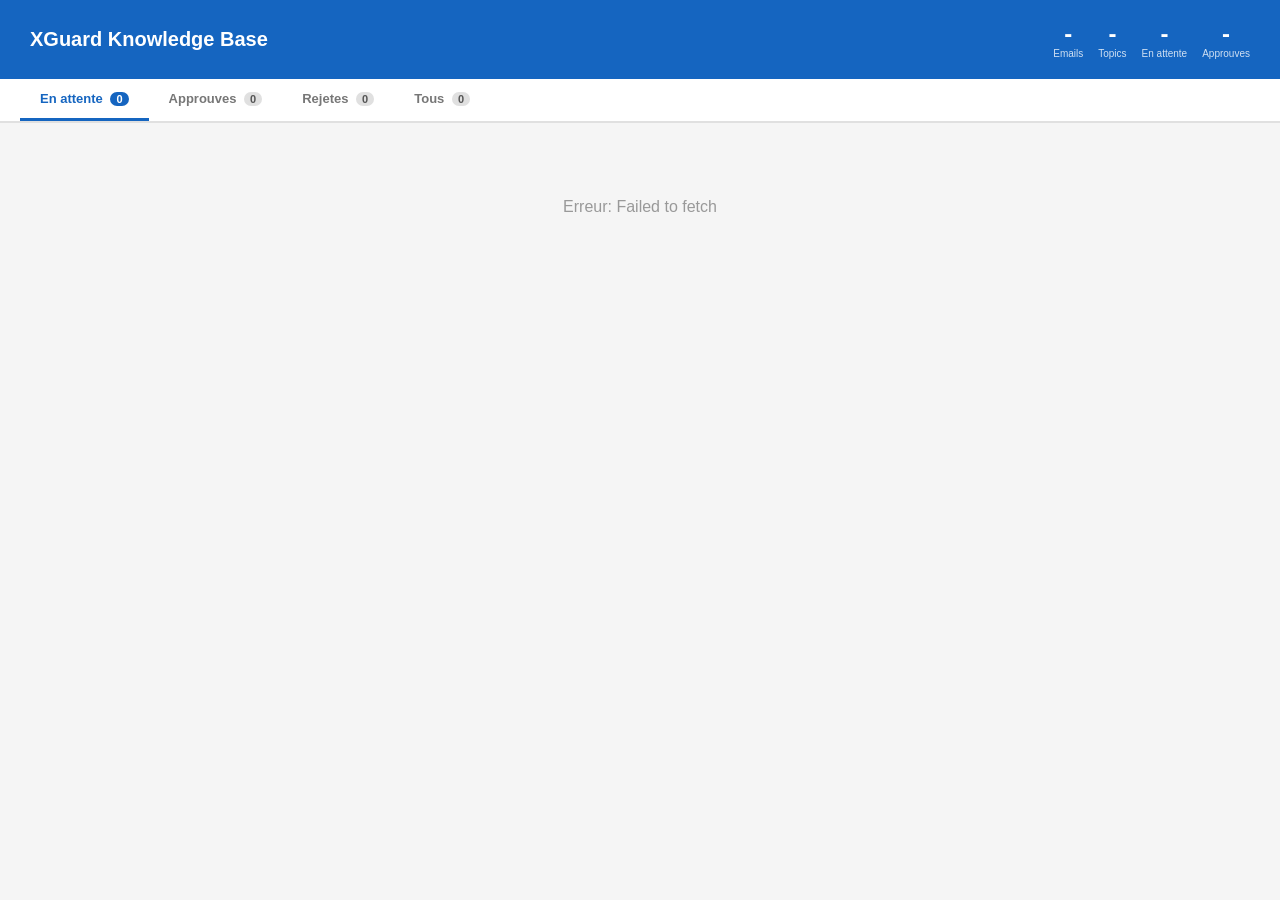
<file: kb_admin.html>
<!DOCTYPE html>
<html lang="fr">
<head>
<meta charset="UTF-8">
<meta name="viewport" content="width=device-width, initial-scale=1.0">
<title>XGuard KB — Approbation</title>
<style>
  * { box-sizing: border-box; margin: 0; padding: 0; }
  body { font-family: -apple-system, BlinkMacSystemFont, 'Segoe UI', Roboto, sans-serif; background: #f5f5f5; color: #333; }

  .header { background: #1565C0; color: white; padding: 20px 30px; display: flex; justify-content: space-between; align-items: center; }
  .header h1 { font-size: 20px; }
  .header .stats { display: flex; gap: 15px; }
  .header .stat { text-align: center; }
  .header .stat-num { font-size: 24px; font-weight: bold; }
  .header .stat-label { font-size: 10px; opacity: 0.8; }

  .tabs { display: flex; gap: 0; background: white; border-bottom: 2px solid #e0e0e0; padding: 0 20px; }
  .tab { padding: 12px 20px; cursor: pointer; font-size: 13px; font-weight: 600; color: #777; border-bottom: 3px solid transparent; }
  .tab:hover { color: #1565C0; }
  .tab.active { color: #1565C0; border-bottom-color: #1565C0; }
  .tab .count { background: #e0e0e0; color: #555; padding: 1px 6px; border-radius: 8px; font-size: 11px; margin-left: 4px; }
  .tab.active .count { background: #1565C0; color: white; }

  .container { max-width: 900px; margin: 20px auto; padding: 0 15px; }

  .filter-bar { display: flex; gap: 8px; margin: 0 0 15px; flex-wrap: wrap; }
  .filter-pill { padding: 5px 12px; border-radius: 15px; font-size: 12px; cursor: pointer; border: 1px solid #ddd; background: white; }
  .filter-pill:hover { border-color: #1565C0; }
  .filter-pill.active { background: #1565C0; color: white; border-color: #1565C0; }

  .topic-card { background: white; border: 1px solid #e0e0e0; border-radius: 6px; margin: 10px 0; overflow: hidden; }
  .topic-header { padding: 12px 15px; display: flex; justify-content: space-between; align-items: center; cursor: pointer; }
  .topic-header:hover { background: #fafafa; }
  .topic-label { font-size: 14px; font-weight: 600; }
  .topic-meta { display: flex; gap: 8px; align-items: center; }
  .badge { padding: 2px 8px; border-radius: 10px; font-size: 11px; font-weight: 600; }
  .badge-cat { color: white; }
  .badge-freq { background: #f5f5f5; color: #555; }
  .badge-status { font-size: 10px; }
  .badge-pending { background: #FFF8E1; color: #F57F17; }
  .badge-approved { background: #E8F5E9; color: #2E7D32; }
  .badge-rejected { background: #FFEBEE; color: #C62828; }
  .badge-corrected { background: #E3F2FD; color: #1565C0; }

  .topic-body { display: none; padding: 0 15px 15px; border-top: 1px solid #f0f0f0; }
  .topic-body.open { display: block; }

  .field-label { font-size: 11px; color: #777; font-weight: 600; text-transform: uppercase; margin: 10px 0 3px; }
  .question-text { color: #1565C0; font-style: italic; font-size: 13px; margin: 0 0 8px; }
  .response-area { width: 100%; min-height: 80px; padding: 10px; border: 1px solid #ddd; border-radius: 4px; font-size: 13px; font-family: inherit; resize: vertical; }
  .response-area:focus { border-color: #1565C0; outline: none; }

  .examples { margin: 8px 0; }
  .example { background: #fafafa; padding: 6px 10px; border-radius: 4px; margin: 3px 0; font-size: 12px; color: #555; }

  .actions { display: flex; gap: 8px; margin: 12px 0 0; }
  .btn { padding: 8px 16px; border: none; border-radius: 4px; font-size: 12px; font-weight: 600; cursor: pointer; }
  .btn:hover { opacity: 0.9; }
  .btn-approve { background: #2E7D32; color: white; }
  .btn-reject { background: #C62828; color: white; }
  .btn-correct { background: #1565C0; color: white; }
  .btn-undo { background: #f5f5f5; color: #555; border: 1px solid #ddd; }

  .toast { position: fixed; bottom: 20px; right: 20px; background: #333; color: white; padding: 10px 20px; border-radius: 6px; font-size: 13px; display: none; z-index: 100; }
  .toast.show { display: block; animation: fadeIn 0.3s; }
  @keyframes fadeIn { from { opacity: 0; transform: translateY(10px); } to { opacity: 1; } }

  .loading { text-align: center; padding: 40px; color: #999; }
  .empty { text-align: center; padding: 40px; color: #999; }
  .empty-icon { font-size: 40px; margin-bottom: 10px; }
</style>
</head>
<body>

<div class="header">
  <h1>XGuard Knowledge Base</h1>
  <div class="stats">
    <div class="stat"><div class="stat-num" id="stat-emails">-</div><div class="stat-label">Emails</div></div>
    <div class="stat"><div class="stat-num" id="stat-topics">-</div><div class="stat-label">Topics</div></div>
    <div class="stat"><div class="stat-num" id="stat-pending">-</div><div class="stat-label">En attente</div></div>
    <div class="stat"><div class="stat-num" id="stat-approved">-</div><div class="stat-label">Approuves</div></div>
  </div>
</div>

<div class="tabs">
  <div class="tab active" data-tab="pending" onclick="switchTab('pending')">En attente <span class="count" id="tab-pending-count">0</span></div>
  <div class="tab" data-tab="approved" onclick="switchTab('approved')">Approuves <span class="count" id="tab-approved-count">0</span></div>
  <div class="tab" data-tab="rejected" onclick="switchTab('rejected')">Rejetes <span class="count" id="tab-rejected-count">0</span></div>
  <div class="tab" data-tab="all" onclick="switchTab('all')">Tous <span class="count" id="tab-all-count">0</span></div>
</div>

<div class="container">
  <div class="filter-bar" id="filter-bar"></div>
  <div id="topics-list"><div class="loading">Chargement...</div></div>
</div>

<div class="toast" id="toast"></div>

<script>
const SB_URL = 'https://ctjsdpfegpsfpwjgusyi.supabase.co';
const SB_KEY = 'eyJhbGciOiJIUzI1NiIsInR5cCI6IkpXVCJ9.eyJpc3MiOiJzdXBhYmFzZSIsInJlZiI6ImN0anNkcGZlZ3BzZnB3amd1c3lpIiwicm9sZSI6ImFub24iLCJpYXQiOjE3NzM2MDU2NDQsImV4cCI6MjA4OTE4MTY0NH0.Uv2pbxbmvcbXhyDa7Y_M0HqkLuV7uJaNxl1N01q5wMo';

const CAT_COLORS = {
  inscription:'#2E7D32', paiement:'#1565C0', annulation:'#E65100', plainte:'#C62828',
  certificat:'#6A1B9A', emploi:'#00695C', info:'#37474F', changement_date:'#F57F17',
  technique:'#455A64', autre:'#777', spam:'#999'
};

let allTopics = [];
let currentTab = 'pending';
let currentCat = 'all';

async function sbFetch(path) {
  const r = await fetch(`${SB_URL}/rest/v1/${path}`, {
    headers: { apikey: SB_KEY, Authorization: `Bearer ${SB_KEY}` }
  });
  return r.json();
}

async function sbPatch(table, filter, data) {
  return fetch(`${SB_URL}/rest/v1/${table}?${filter}`, {
    method: 'PATCH', headers: { apikey: SB_KEY, Authorization: `Bearer ${SB_KEY}`, 'Content-Type': 'application/json' },
    body: JSON.stringify(data)
  });
}

async function sbPost(table, data) {
  return fetch(`${SB_URL}/rest/v1/${table}`, {
    method: 'POST', headers: { apikey: SB_KEY, Authorization: `Bearer ${SB_KEY}`, 'Content-Type': 'application/json' },
    body: JSON.stringify(data)
  });
}

async function sbCount(table, filter='') {
  const f = filter ? `?${filter}&` : '?';
  const r = await fetch(`${SB_URL}/rest/v1/${table}${f}select=id`, {
    headers: { apikey: SB_KEY, Authorization: `Bearer ${SB_KEY}`, Prefer: 'count=exact', Range: '0-0' }
  });
  const cr = r.headers.get('Content-Range') || '*/0';
  return parseInt(cr.split('/')[1]) || 0;
}

function toast(msg, dur=2000) {
  const t = document.getElementById('toast');
  t.textContent = msg; t.classList.add('show');
  setTimeout(() => t.classList.remove('show'), dur);
}

function switchTab(tab) {
  currentTab = tab;
  document.querySelectorAll('.tab').forEach(t => t.classList.toggle('active', t.dataset.tab === tab));
  renderTopics();
}

function toggleTopic(id) {
  const el = document.getElementById(`body-${id}`);
  if (el) el.classList.toggle('open');
}

async function doAction(topicId, action) {
  const topic = allTopics.find(t => t.topic_id === topicId);
  if (!topic) return;

  let data = { approval_status: action, approved_by: 'nick', approved_at: new Date().toISOString() };

  if (action === 'corrected') {
    const textarea = document.getElementById(`response-${topicId}`);
    const corrected = textarea ? textarea.value.trim() : '';
    if (!corrected) { toast('Ecris une correction!'); return; }
    data.nick_correction = corrected;
    data.suggested_response = corrected;
  }

  await sbPatch('kb_topics', `topic_id=eq.${topicId}`, data);
  await sbPost('kb_approvals', {
    topic_id: topicId, action: action === 'corrected' ? 'correct' : action === 'approved' ? 'approve' : 'reject',
    previous_response: topic.suggested_response, corrected_response: data.nick_correction || null
  });

  topic.approval_status = action;
  if (data.nick_correction) topic.suggested_response = data.nick_correction;
  if (data.nick_correction) topic.nick_correction = data.nick_correction;

  toast(action === 'approved' ? 'Approuve!' : action === 'rejected' ? 'Rejete.' : 'Corrige!');
  updateStats();
  renderTopics();
}

function renderTopics() {
  let filtered = allTopics;

  if (currentTab === 'pending') filtered = filtered.filter(t => t.approval_status === 'pending');
  else if (currentTab === 'approved') filtered = filtered.filter(t => t.approval_status === 'approved' || t.approval_status === 'corrected');
  else if (currentTab === 'rejected') filtered = filtered.filter(t => t.approval_status === 'rejected');

  if (currentCat !== 'all') filtered = filtered.filter(t => t.category === currentCat);

  filtered.sort((a, b) => (b.frequency || 0) - (a.frequency || 0));

  // Build category filter
  const cats = {};
  const tabTopics = currentTab === 'all' ? allTopics :
    currentTab === 'pending' ? allTopics.filter(t => t.approval_status === 'pending') :
    currentTab === 'approved' ? allTopics.filter(t => ['approved','corrected'].includes(t.approval_status)) :
    allTopics.filter(t => t.approval_status === 'rejected');
  tabTopics.forEach(t => { cats[t.category] = (cats[t.category] || 0) + 1; });

  const fb = document.getElementById('filter-bar');
  fb.innerHTML = `<div class="filter-pill ${currentCat==='all'?'active':''}" onclick="currentCat='all';renderTopics()">Tous (${tabTopics.length})</div>`;
  Object.entries(cats).sort((a,b) => b[1]-a[1]).forEach(([cat, cnt]) => {
    fb.innerHTML += `<div class="filter-pill ${currentCat===cat?'active':''}" onclick="currentCat='${cat}';renderTopics()">${cat} (${cnt})</div>`;
  });

  const el = document.getElementById('topics-list');
  if (!filtered.length) {
    el.innerHTML = `<div class="empty"><div class="empty-icon">${currentTab==='pending'?'&#10003;':'&#128269;'}</div>${currentTab==='pending'?'Aucun topic en attente!':'Aucun topic trouve.'}</div>`;
    return;
  }

  el.innerHTML = filtered.map(t => {
    const cc = CAT_COLORS[t.category] || '#777';
    const statusClass = `badge-${t.approval_status}`;
    const isPending = t.approval_status === 'pending';
    // Show example_emails (with body) if available, fallback to example_subjects
    let parsedExamples = [];
    try { parsedExamples = typeof t.example_emails === 'string' ? JSON.parse(t.example_emails) : (t.example_emails || []); } catch(e) {}
    const examples = parsedExamples.length > 0 ? parsedExamples : (t.example_subjects || []).map(s => ({subject: s}));
    const examplesHtml = examples.slice(0, 5).map(e => {
      if (typeof e === 'string') return `<div class="example">${e.substring(0, 80)}</div>`;
      const subj = (e.subject || '').substring(0, 70);
      const from = (e.from_addr || '').substring(0, 40);
      const body = (e.body_preview || '').substring(0, 120);
      return `<div class="example"><strong>${subj}</strong>${from ? ' <span style="color:#999;font-size:10px;">— '+from+'</span>' : ''}${body ? '<br><span style="color:#888;font-size:10px;">'+body+'</span>' : ''}</div>`;
    }).join('');

    return `
    <div class="topic-card">
      <div class="topic-header" onclick="toggleTopic('${t.topic_id}')">
        <span class="topic-label">${t.topic_label || t.topic_id}</span>
        <div class="topic-meta">
          <span class="badge badge-cat" style="background:${cc}">${t.category}</span>
          <span class="badge badge-freq">${t.frequency || 0}x</span>
          <span class="badge badge-status ${statusClass}">${t.approval_status}</span>
        </div>
      </div>
      <div class="topic-body" id="body-${t.topic_id}">
        ${t.question_pattern ? `<div class="field-label">Question type</div><div class="question-text">"${t.question_pattern}"</div>` : ''}
        <div class="field-label">Reponse suggeree ${isPending ? '(modifiable)' : ''}</div>
        <textarea class="response-area" id="response-${t.topic_id}" ${isPending?'':'readonly'}>${t.nick_correction || t.suggested_response || ''}</textarea>
        ${examplesHtml ? `<div class="field-label">Exemples d'emails</div><div class="examples">${examplesHtml}</div>` : ''}
        <div class="actions">
          ${isPending ? `
            <button class="btn btn-approve" onclick="doAction('${t.topic_id}','approved')">Approuver</button>
            <button class="btn btn-correct" onclick="doAction('${t.topic_id}','corrected')">Corriger + Approuver</button>
            <button class="btn btn-reject" onclick="doAction('${t.topic_id}','rejected')">Rejeter</button>
          ` : `
            <button class="btn btn-undo" onclick="doAction('${t.topic_id}','pending')">Remettre en attente</button>
          `}
        </div>
      </div>
    </div>`;
  }).join('');
}

function updateStats() {
  const pending = allTopics.filter(t => t.approval_status === 'pending').length;
  const approved = allTopics.filter(t => ['approved','corrected'].includes(t.approval_status)).length;
  const rejected = allTopics.filter(t => t.approval_status === 'rejected').length;

  document.getElementById('stat-pending').textContent = pending;
  document.getElementById('stat-approved').textContent = approved;
  document.getElementById('tab-pending-count').textContent = pending;
  document.getElementById('tab-approved-count').textContent = approved;
  document.getElementById('tab-rejected-count').textContent = rejected;
  document.getElementById('tab-all-count').textContent = allTopics.length;
}

async function init() {
  try {
    const [topics, emailCount] = await Promise.all([
      sbFetch('kb_topics?select=*&order=frequency.desc'),
      sbCount('kb_emails'),
    ]);
    allTopics = topics || [];
    document.getElementById('stat-emails').textContent = emailCount;
    document.getElementById('stat-topics').textContent = allTopics.length;
    updateStats();
    renderTopics();
  } catch (e) {
    document.getElementById('topics-list').innerHTML = `<div class="empty">Erreur: ${e.message}</div>`;
  }
}

init();
</script>
</body>
</html>
</file>
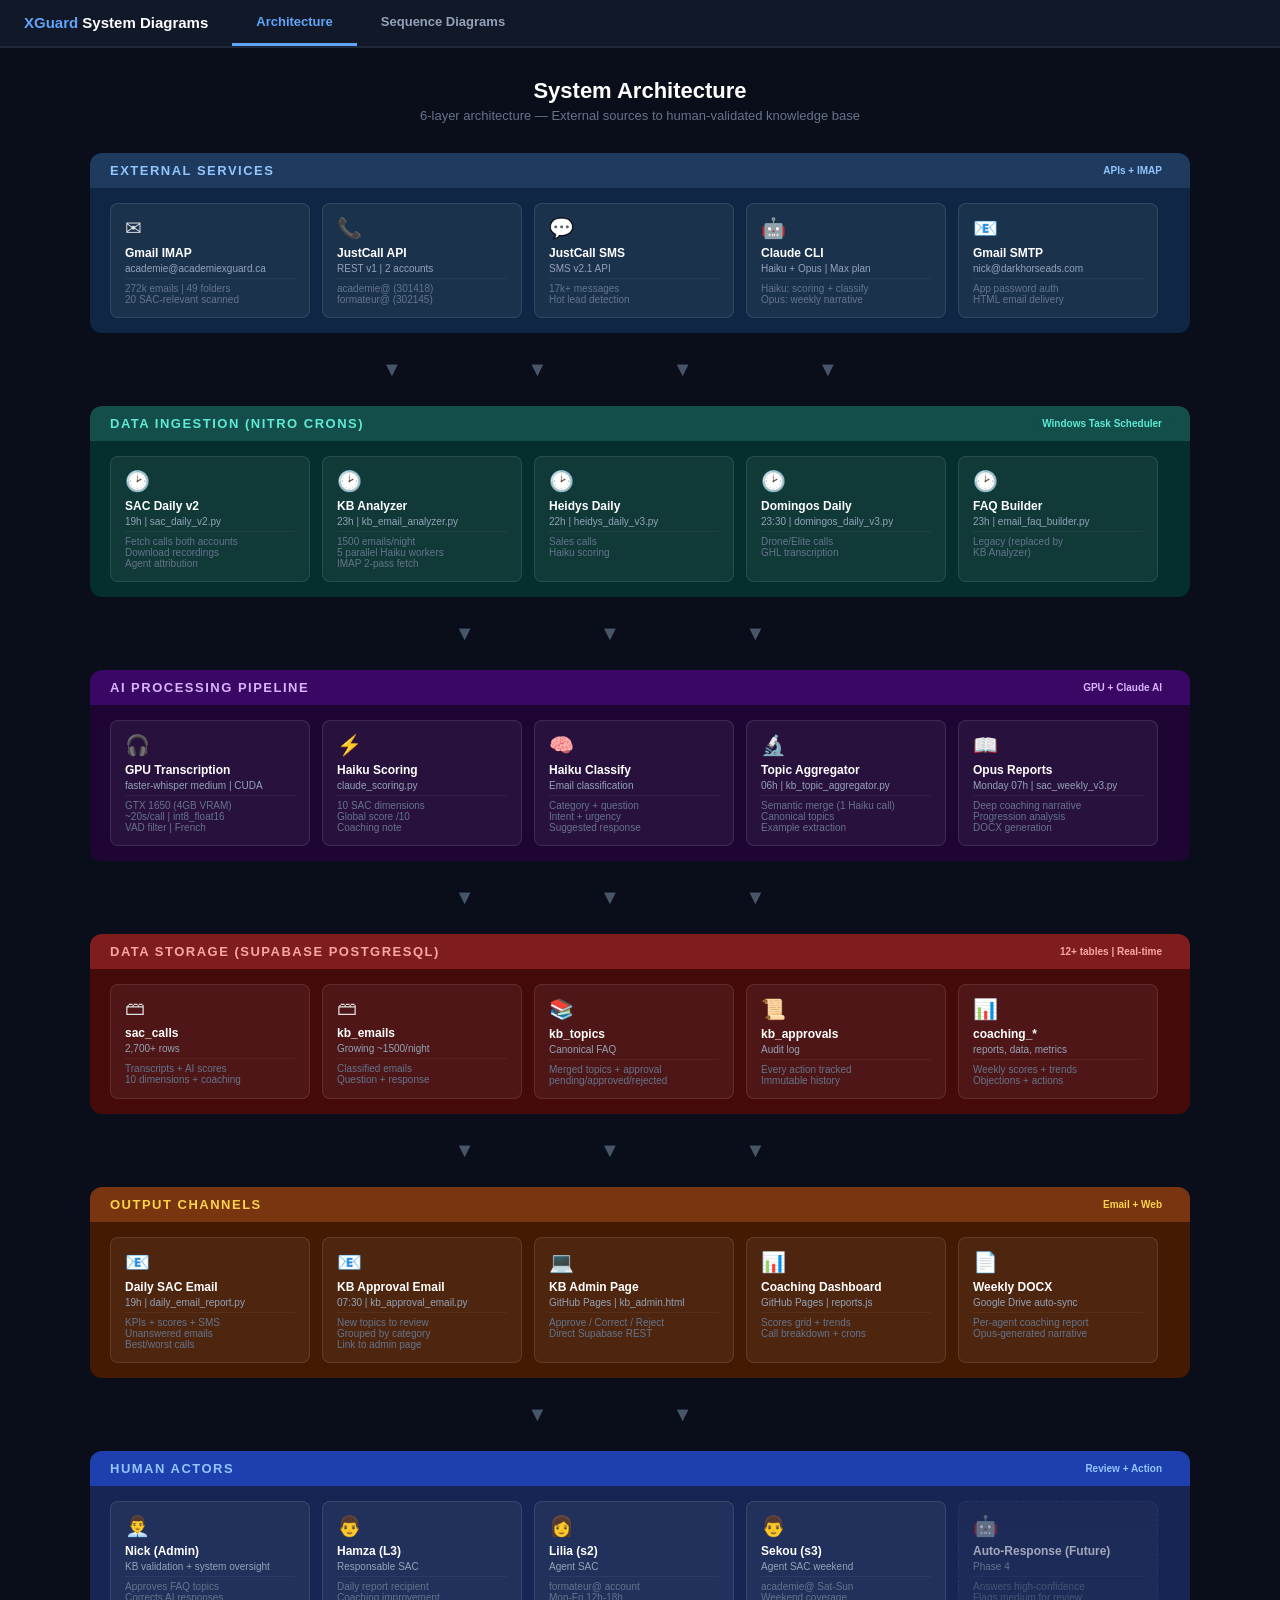
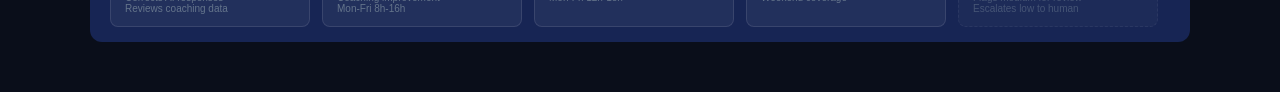
<file: kb_architecture.html>
<!DOCTYPE html>
<html lang="fr">
<head>
<meta charset="UTF-8">
<meta name="viewport" content="width=device-width, initial-scale=1.0">
<title>XGuard System — Architecture & Sequence Diagrams</title>
<style>
  * { box-sizing: border-box; margin: 0; padding: 0; }
  body { font-family: -apple-system, BlinkMacSystemFont, 'Segoe UI', Roboto, sans-serif; background: #0a0e1a; color: #e0e0e0; }

  /* Nav */
  .nav { display: flex; gap: 0; background: #111827; border-bottom: 2px solid #1e293b; position: sticky; top: 0; z-index: 50; }
  .nav-btn { padding: 14px 24px; cursor: pointer; font-size: 13px; font-weight: 600; color: #94a3b8; border-bottom: 3px solid transparent; transition: all 0.2s; }
  .nav-btn:hover { color: #e2e8f0; background: #1e293b; }
  .nav-btn.active { color: #60a5fa; border-bottom-color: #60a5fa; }
  .nav-title { padding: 14px 24px; font-size: 15px; font-weight: 700; color: #fff; }
  .nav-title span { color: #60a5fa; }

  .page { display: none; padding: 30px; }
  .page.active { display: block; }

  /* ====== ARCHITECTURE DIAGRAM ====== */
  .arch-container { max-width: 1100px; margin: 0 auto; }
  .arch-title { text-align: center; margin-bottom: 30px; }
  .arch-title h2 { font-size: 22px; color: #fff; }
  .arch-title p { color: #64748b; font-size: 13px; margin-top: 4px; }

  /* Layers */
  .layer { margin: 20px 0; border-radius: 12px; overflow: hidden; }
  .layer-header { padding: 10px 20px; display: flex; justify-content: space-between; align-items: center; }
  .layer-header h3 { font-size: 13px; font-weight: 700; text-transform: uppercase; letter-spacing: 1.5px; }
  .layer-header .layer-tag { font-size: 10px; padding: 2px 8px; border-radius: 8px; font-weight: 600; }
  .layer-body { padding: 15px 20px; display: flex; gap: 12px; flex-wrap: wrap; }

  .l-external .layer-header { background: #1e3a5f; }
  .l-external .layer-header h3 { color: #93c5fd; }
  .l-external .layer-body { background: #0f2744; }
  .l-external .layer-tag { background: #1e3a5f; color: #93c5fd; }

  .l-ingestion .layer-header { background: #134e4a; }
  .l-ingestion .layer-header h3 { color: #5eead4; }
  .l-ingestion .layer-body { background: #042f2e; }
  .l-ingestion .layer-tag { background: #134e4a; color: #5eead4; }

  .l-processing .layer-header { background: #3b0764; }
  .l-processing .layer-header h3 { color: #d8b4fe; }
  .l-processing .layer-body { background: #1e0533; }
  .l-processing .layer-tag { background: #3b0764; color: #d8b4fe; }

  .l-storage .layer-header { background: #7f1d1d; }
  .l-storage .layer-header h3 { color: #fca5a5; }
  .l-storage .layer-body { background: #450a0a; }
  .l-storage .layer-tag { background: #7f1d1d; color: #fca5a5; }

  .l-output .layer-header { background: #78350f; }
  .l-output .layer-header h3 { color: #fcd34d; }
  .l-output .layer-body { background: #451a03; }
  .l-output .layer-tag { background: #78350f; color: #fcd34d; }

  .l-human .layer-header { background: #1e40af; }
  .l-human .layer-header h3 { color: #93c5fd; }
  .l-human .layer-body { background: #172554; }
  .l-human .layer-tag { background: #1e40af; color: #93c5fd; }

  /* Block cards */
  .block { background: rgba(255,255,255,0.05); border: 1px solid rgba(255,255,255,0.1); border-radius: 8px; padding: 12px 14px; min-width: 140px; flex: 1; max-width: 200px; transition: all 0.2s; }
  .block:hover { background: rgba(255,255,255,0.08); border-color: rgba(255,255,255,0.2); transform: translateY(-2px); }
  .block-icon { font-size: 20px; margin-bottom: 6px; }
  .block-name { font-size: 12px; font-weight: 700; color: #fff; margin-bottom: 3px; }
  .block-tech { font-size: 10px; color: #94a3b8; }
  .block-detail { font-size: 10px; color: #64748b; margin-top: 4px; border-top: 1px solid rgba(255,255,255,0.05); padding-top: 4px; }

  /* Arrows between layers */
  .arrow-row { display: flex; justify-content: center; padding: 5px 0; }
  .arrow-down { color: #475569; font-size: 20px; letter-spacing: 60px; }

  /* ====== SEQUENCE DIAGRAMS ====== */
  .seq-container { max-width: 1100px; margin: 0 auto; }
  .seq-title { text-align: center; margin-bottom: 5px; }
  .seq-title h2 { font-size: 22px; color: #fff; }
  .seq-title p { color: #64748b; font-size: 13px; margin-top: 4px; }

  .seq-tabs { display: flex; gap: 8px; justify-content: center; margin: 20px 0; flex-wrap: wrap; }
  .seq-tab { padding: 8px 18px; border-radius: 20px; font-size: 12px; font-weight: 600; cursor: pointer; border: 1px solid #334155; color: #94a3b8; background: #1e293b; transition: all 0.2s; }
  .seq-tab:hover { border-color: #60a5fa; color: #e2e8f0; }
  .seq-tab.active { background: #1e40af; border-color: #3b82f6; color: #fff; }

  .seq-diagram { display: none; background: #111827; border: 1px solid #1e293b; border-radius: 12px; padding: 30px 20px; margin: 15px 0; overflow-x: auto; }
  .seq-diagram.active { display: block; }

  /* Sequence diagram elements */
  .seq-actors { display: flex; justify-content: space-between; margin-bottom: 0; position: relative; }
  .seq-actor { text-align: center; min-width: 100px; z-index: 2; }
  .seq-actor-box { background: #1e293b; border: 2px solid #334155; border-radius: 8px; padding: 8px 12px; display: inline-block; }
  .seq-actor-name { font-size: 11px; font-weight: 700; color: #e2e8f0; }
  .seq-actor-type { font-size: 9px; color: #64748b; }

  .seq-lifelines { position: relative; min-height: 40px; }
  .seq-lifeline { position: absolute; width: 2px; background: #1e293b; top: 0; bottom: 0; }

  .seq-steps { position: relative; }
  .seq-step { display: flex; align-items: center; margin: 0; padding: 6px 0; position: relative; min-height: 36px; }

  .seq-msg { position: relative; display: flex; align-items: center; width: 100%; }
  .seq-arrow-line { height: 2px; flex: 1; position: relative; }
  .seq-arrow-line::after { content: ''; position: absolute; right: -1px; top: -4px; border: 5px solid transparent; }
  .seq-arrow-line.right::after { border-left-color: currentColor; }
  .seq-arrow-line.left::after { left: -1px; right: auto; border-right-color: currentColor; }
  .seq-arrow-line.dashed { border-top: 2px dashed; border-bottom: none; height: 0; }
  .seq-arrow-line.solid { border-top: 2px solid; border-bottom: none; height: 0; }

  .seq-label { position: absolute; top: -14px; font-size: 10px; font-weight: 600; white-space: nowrap; padding: 1px 6px; border-radius: 3px; }

  /* Step rows with inline rendering */
  .s-row { display: grid; align-items: center; min-height: 38px; padding: 2px 0; border-bottom: 1px solid rgba(255,255,255,0.02); }
  .s-row:hover { background: rgba(255,255,255,0.02); }
  .s-arrow { display: flex; align-items: center; justify-content: center; padding: 0 4px; }
  .s-arrow svg { width: 100%; height: 16px; }
  .s-arrow line { stroke-width: 2; }
  .s-arrow polygon { }
  .s-text { font-size: 10px; padding: 2px 6px; border-radius: 3px; white-space: nowrap; text-align: center; }
  .s-cell { display: flex; align-items: center; justify-content: center; }
  .s-dot { width: 8px; height: 8px; border-radius: 50%; }

  .s-note { font-size: 10px; color: #64748b; text-align: center; padding: 4px; font-style: italic; border-bottom: 1px solid rgba(255,255,255,0.02); }
  .s-divider { text-align: center; padding: 8px; margin: 4px 0; border: 1px dashed #334155; border-radius: 6px; font-size: 10px; font-weight: 700; color: #64748b; text-transform: uppercase; letter-spacing: 1px; background: rgba(30,41,59,0.5); }

  /* Simple table-based sequence */
  .seq-table { width: 100%; border-collapse: collapse; }
  .seq-table th { padding: 10px 8px 15px; text-align: center; vertical-align: top; position: relative; }
  .seq-table th::after { content: ''; position: absolute; bottom: 0; left: 50%; width: 2px; height: 10px; background: #334155; }
  .seq-table td { padding: 0; position: relative; vertical-align: middle; height: 34px; }
  .seq-table td.line::before { content: ''; position: absolute; left: 50%; top: 0; bottom: 0; width: 2px; background: #1e293b; z-index: 0; }
  .seq-table td.line-active::before { background: #334155; width: 3px; }

  /* Message arrows using divs */
  .msg { position: relative; height: 34px; display: flex; align-items: center; }
  .msg-line { height: 2px; flex: 1; }
  .msg-label { position: absolute; top: 2px; left: 50%; transform: translateX(-50%); font-size: 10px; font-weight: 600; white-space: nowrap; padding: 1px 6px; border-radius: 3px; z-index: 1; }
  .msg-head { width: 0; height: 0; border: 5px solid transparent; flex-shrink: 0; }
  .msg-head.right { border-left-width: 8px; }
  .msg-head.left { border-right-width: 8px; }

  /* Color scheme for messages */
  .c-blue .msg-line { background: #3b82f6; } .c-blue .msg-head.right { border-left-color: #3b82f6; } .c-blue .msg-head.left { border-right-color: #3b82f6; } .c-blue .msg-label { color: #93c5fd; background: rgba(30,64,175,0.5); }
  .c-green .msg-line { background: #10b981; } .c-green .msg-head.right { border-left-color: #10b981; } .c-green .msg-head.left { border-right-color: #10b981; } .c-green .msg-label { color: #6ee7b7; background: rgba(6,78,59,0.5); }
  .c-red .msg-line { background: #ef4444; } .c-red .msg-head.right { border-left-color: #ef4444; } .c-red .msg-head.left { border-right-color: #ef4444; } .c-red .msg-label { color: #fca5a5; background: rgba(127,29,29,0.5); }
  .c-orange .msg-line { background: #f59e0b; } .c-orange .msg-head.right { border-left-color: #f59e0b; } .c-orange .msg-head.left { border-right-color: #f59e0b; } .c-orange .msg-label { color: #fcd34d; background: rgba(120,53,15,0.5); }
  .c-purple .msg-line { background: #a855f7; } .c-purple .msg-head.right { border-left-color: #a855f7; } .c-purple .msg-head.left { border-right-color: #a855f7; } .c-purple .msg-label { color: #d8b4fe; background: rgba(59,7,100,0.5); }
  .c-gray .msg-line { background: #6b7280; border-top: 2px dashed #6b7280; height: 0; } .c-gray .msg-head.right { border-left-color: #6b7280; } .c-gray .msg-head.left { border-right-color: #6b7280; } .c-gray .msg-label { color: #9ca3af; background: rgba(55,65,81,0.5); }

  /* Activation boxes */
  .act-box { position: absolute; width: 12px; left: calc(50% - 6px); border-radius: 3px; z-index: 1; }

  /* Section dividers in sequence */
  .seq-section { text-align: center; padding: 6px; margin: 3px 0; }
  .seq-section span { background: #1e293b; border: 1px solid #334155; border-radius: 4px; padding: 3px 12px; font-size: 10px; font-weight: 700; color: #94a3b8; text-transform: uppercase; letter-spacing: 1px; }

  /* Compact sequence using flex rows */
  .sfd { width: 100%; }
  .sfd-header { display: grid; margin-bottom: 5px; }
  .sfd-actor { text-align: center; }
  .sfd-actor-box { display: inline-block; background: #1e293b; border: 2px solid #334155; border-radius: 6px; padding: 6px 10px; margin-bottom: 5px; }
  .sfd-actor-name { font-size: 11px; font-weight: 700; color: #e2e8f0; }
  .sfd-actor-sub { font-size: 9px; color: #64748b; }

  .sfd-row { display: grid; min-height: 30px; align-items: center; position: relative; }
  .sfd-row::before { content: ''; position: absolute; top: 0; bottom: 0; }

  /* Lifeline dots */
  .sfd-cell { position: relative; display: flex; justify-content: center; }
  .sfd-cell::before { content: ''; position: absolute; top: 0; bottom: 0; left: 50%; width: 1px; border-left: 1px dashed #1e293b; }

  .sfd-msg { position: absolute; display: flex; align-items: center; height: 2px; z-index: 2; }
  .sfd-msg-label { position: absolute; top: -13px; font-size: 10px; white-space: nowrap; font-weight: 600; padding: 0 4px; border-radius: 2px; }

  /* Simple text-based sequence (most reliable) */
  .tseq { font-family: 'SF Mono', 'Fira Code', monospace; font-size: 12px; line-height: 1.6; }
  .tseq .actor { color: #60a5fa; font-weight: 700; }
  .tseq .arrow-r { color: #34d399; }
  .tseq .arrow-l { color: #f87171; }
  .tseq .arrow-d { color: #a78bfa; }
  .tseq .label { color: #fbbf24; }
  .tseq .note { color: #64748b; font-style: italic; }
  .tseq .divider { color: #475569; }
  .tseq .time { color: #f472b6; font-weight: 700; }

  /* Visual sequence with CSS grid arrows */
  .vseq { width: 100%; overflow-x: auto; }
  .vseq-grid { display: grid; gap: 0; }
  .vseq-head { text-align: center; padding: 8px 4px; position: sticky; top: 0; z-index: 5; }
  .vseq-head-box { display: inline-block; background: #1e293b; border: 2px solid; border-radius: 6px; padding: 6px 10px; }
  .vseq-head-name { font-size: 11px; font-weight: 700; }
  .vseq-head-sub { font-size: 9px; color: #64748b; }

  .vseq-cell { position: relative; min-height: 28px; display: flex; align-items: center; justify-content: center; }
  .vseq-cell::after { content: ''; position: absolute; left: 50%; top: 0; bottom: 0; width: 1px; border-left: 2px dashed #1e293b; z-index: 0; }
  .vseq-cell.active::after { border-left-color: #334155; border-left-style: solid; width: 2px; }

  .vseq-arrow { position: absolute; height: 2px; z-index: 2; display: flex; align-items: center; }
  .vseq-arrow-line { flex: 1; height: 2px; }
  .vseq-arrow-head { width: 0; height: 0; border: 5px solid transparent; }
  .vseq-arrow-label { position: absolute; top: -14px; white-space: nowrap; font-size: 10px; font-weight: 600; padding: 1px 5px; border-radius: 3px; }

  .vseq-section { grid-column: 1 / -1; text-align: center; padding: 5px; }
  .vseq-section span { background: #1e293b; border: 1px dashed #334155; border-radius: 4px; padding: 2px 12px; font-size: 10px; font-weight: 700; color: #64748b; text-transform: uppercase; letter-spacing: 1px; }
</style>
</head>
<body>

<!-- Navigation -->
<div class="nav">
  <div class="nav-title"><span>XGuard</span> System Diagrams</div>
  <div class="nav-btn active" onclick="showPage('arch')">Architecture</div>
  <div class="nav-btn" onclick="showPage('seq')">Sequence Diagrams</div>
</div>

<!-- ================================================================ -->
<!-- PAGE 1: ARCHITECTURE / BLOCK DIAGRAM                             -->
<!-- ================================================================ -->
<div class="page active" id="page-arch">
<div class="arch-container">

<div class="arch-title">
  <h2>System Architecture</h2>
  <p>6-layer architecture — External sources to human-validated knowledge base</p>
</div>

<!-- Layer 1: External Services -->
<div class="layer l-external">
  <div class="layer-header">
    <h3>External Services</h3>
    <span class="layer-tag">APIs + IMAP</span>
  </div>
  <div class="layer-body">
    <div class="block">
      <div class="block-icon">&#9993;</div>
      <div class="block-name">Gmail IMAP</div>
      <div class="block-tech">academie@academiexguard.ca</div>
      <div class="block-detail">272k emails | 49 folders<br>20 SAC-relevant scanned</div>
    </div>
    <div class="block">
      <div class="block-icon">&#128222;</div>
      <div class="block-name">JustCall API</div>
      <div class="block-tech">REST v1 | 2 accounts</div>
      <div class="block-detail">academie@ (301418)<br>formateur@ (302145)</div>
    </div>
    <div class="block">
      <div class="block-icon">&#128172;</div>
      <div class="block-name">JustCall SMS</div>
      <div class="block-tech">SMS v2.1 API</div>
      <div class="block-detail">17k+ messages<br>Hot lead detection</div>
    </div>
    <div class="block">
      <div class="block-icon">&#129302;</div>
      <div class="block-name">Claude CLI</div>
      <div class="block-tech">Haiku + Opus | Max plan</div>
      <div class="block-detail">Haiku: scoring + classify<br>Opus: weekly narrative</div>
    </div>
    <div class="block">
      <div class="block-icon">&#128231;</div>
      <div class="block-name">Gmail SMTP</div>
      <div class="block-tech">nick@darkhorseads.com</div>
      <div class="block-detail">App password auth<br>HTML email delivery</div>
    </div>
  </div>
</div>

<div class="arrow-row"><div class="arrow-down">&#9660; &#9660; &#9660; &#9660;</div></div>

<!-- Layer 2: Ingestion Crons -->
<div class="layer l-ingestion">
  <div class="layer-header">
    <h3>Data Ingestion (Nitro Crons)</h3>
    <span class="layer-tag">Windows Task Scheduler</span>
  </div>
  <div class="layer-body">
    <div class="block">
      <div class="block-icon">&#128337;</div>
      <div class="block-name">SAC Daily v2</div>
      <div class="block-tech">19h | sac_daily_v2.py</div>
      <div class="block-detail">Fetch calls both accounts<br>Download recordings<br>Agent attribution</div>
    </div>
    <div class="block">
      <div class="block-icon">&#128337;</div>
      <div class="block-name">KB Analyzer</div>
      <div class="block-tech">23h | kb_email_analyzer.py</div>
      <div class="block-detail">1500 emails/night<br>5 parallel Haiku workers<br>IMAP 2-pass fetch</div>
    </div>
    <div class="block">
      <div class="block-icon">&#128337;</div>
      <div class="block-name">Heidys Daily</div>
      <div class="block-tech">22h | heidys_daily_v3.py</div>
      <div class="block-detail">Sales calls<br>Haiku scoring</div>
    </div>
    <div class="block">
      <div class="block-icon">&#128337;</div>
      <div class="block-name">Domingos Daily</div>
      <div class="block-tech">23:30 | domingos_daily_v3.py</div>
      <div class="block-detail">Drone/Elite calls<br>GHL transcription</div>
    </div>
    <div class="block">
      <div class="block-icon">&#128337;</div>
      <div class="block-name">FAQ Builder</div>
      <div class="block-tech">23h | email_faq_builder.py</div>
      <div class="block-detail">Legacy (replaced by<br>KB Analyzer)</div>
    </div>
  </div>
</div>

<div class="arrow-row"><div class="arrow-down">&#9660; &#9660; &#9660;</div></div>

<!-- Layer 3: AI Processing -->
<div class="layer l-processing">
  <div class="layer-header">
    <h3>AI Processing Pipeline</h3>
    <span class="layer-tag">GPU + Claude AI</span>
  </div>
  <div class="layer-body">
    <div class="block">
      <div class="block-icon">&#127911;</div>
      <div class="block-name">GPU Transcription</div>
      <div class="block-tech">faster-whisper medium | CUDA</div>
      <div class="block-detail">GTX 1650 (4GB VRAM)<br>~20s/call | int8_float16<br>VAD filter | French</div>
    </div>
    <div class="block">
      <div class="block-icon">&#9889;</div>
      <div class="block-name">Haiku Scoring</div>
      <div class="block-tech">claude_scoring.py</div>
      <div class="block-detail">10 SAC dimensions<br>Global score /10<br>Coaching note</div>
    </div>
    <div class="block">
      <div class="block-icon">&#129504;</div>
      <div class="block-name">Haiku Classify</div>
      <div class="block-tech">Email classification</div>
      <div class="block-detail">Category + question<br>Intent + urgency<br>Suggested response</div>
    </div>
    <div class="block">
      <div class="block-icon">&#128300;</div>
      <div class="block-name">Topic Aggregator</div>
      <div class="block-tech">06h | kb_topic_aggregator.py</div>
      <div class="block-detail">Semantic merge (1 Haiku call)<br>Canonical topics<br>Example extraction</div>
    </div>
    <div class="block">
      <div class="block-icon">&#128214;</div>
      <div class="block-name">Opus Reports</div>
      <div class="block-tech">Monday 07h | sac_weekly_v3.py</div>
      <div class="block-detail">Deep coaching narrative<br>Progression analysis<br>DOCX generation</div>
    </div>
  </div>
</div>

<div class="arrow-row"><div class="arrow-down">&#9660; &#9660; &#9660;</div></div>

<!-- Layer 4: Data Storage -->
<div class="layer l-storage">
  <div class="layer-header">
    <h3>Data Storage (Supabase PostgreSQL)</h3>
    <span class="layer-tag">12+ tables | Real-time</span>
  </div>
  <div class="layer-body">
    <div class="block">
      <div class="block-icon">&#128451;</div>
      <div class="block-name">sac_calls</div>
      <div class="block-tech">2,700+ rows</div>
      <div class="block-detail">Transcripts + AI scores<br>10 dimensions + coaching</div>
    </div>
    <div class="block">
      <div class="block-icon">&#128451;</div>
      <div class="block-name">kb_emails</div>
      <div class="block-tech">Growing ~1500/night</div>
      <div class="block-detail">Classified emails<br>Question + response</div>
    </div>
    <div class="block">
      <div class="block-icon">&#128218;</div>
      <div class="block-name">kb_topics</div>
      <div class="block-tech">Canonical FAQ</div>
      <div class="block-detail">Merged topics + approval<br>pending/approved/rejected</div>
    </div>
    <div class="block">
      <div class="block-icon">&#128220;</div>
      <div class="block-name">kb_approvals</div>
      <div class="block-tech">Audit log</div>
      <div class="block-detail">Every action tracked<br>Immutable history</div>
    </div>
    <div class="block">
      <div class="block-icon">&#128202;</div>
      <div class="block-name">coaching_*</div>
      <div class="block-tech">reports, data, metrics</div>
      <div class="block-detail">Weekly scores + trends<br>Objections + actions</div>
    </div>
  </div>
</div>

<div class="arrow-row"><div class="arrow-down">&#9660; &#9660; &#9660;</div></div>

<!-- Layer 5: Output -->
<div class="layer l-output">
  <div class="layer-header">
    <h3>Output Channels</h3>
    <span class="layer-tag">Email + Web</span>
  </div>
  <div class="layer-body">
    <div class="block">
      <div class="block-icon">&#128231;</div>
      <div class="block-name">Daily SAC Email</div>
      <div class="block-tech">19h | daily_email_report.py</div>
      <div class="block-detail">KPIs + scores + SMS<br>Unanswered emails<br>Best/worst calls</div>
    </div>
    <div class="block">
      <div class="block-icon">&#128231;</div>
      <div class="block-name">KB Approval Email</div>
      <div class="block-tech">07:30 | kb_approval_email.py</div>
      <div class="block-detail">New topics to review<br>Grouped by category<br>Link to admin page</div>
    </div>
    <div class="block">
      <div class="block-icon">&#128187;</div>
      <div class="block-name">KB Admin Page</div>
      <div class="block-tech">GitHub Pages | kb_admin.html</div>
      <div class="block-detail">Approve / Correct / Reject<br>Direct Supabase REST</div>
    </div>
    <div class="block">
      <div class="block-icon">&#128202;</div>
      <div class="block-name">Coaching Dashboard</div>
      <div class="block-tech">GitHub Pages | reports.js</div>
      <div class="block-detail">Scores grid + trends<br>Call breakdown + crons</div>
    </div>
    <div class="block">
      <div class="block-icon">&#128196;</div>
      <div class="block-name">Weekly DOCX</div>
      <div class="block-tech">Google Drive auto-sync</div>
      <div class="block-detail">Per-agent coaching report<br>Opus-generated narrative</div>
    </div>
  </div>
</div>

<div class="arrow-row"><div class="arrow-down">&#9660; &#9660;</div></div>

<!-- Layer 6: Human -->
<div class="layer l-human">
  <div class="layer-header">
    <h3>Human Actors</h3>
    <span class="layer-tag">Review + Action</span>
  </div>
  <div class="layer-body">
    <div class="block">
      <div class="block-icon">&#128104;&#8205;&#128188;</div>
      <div class="block-name">Nick (Admin)</div>
      <div class="block-tech">KB validation + system oversight</div>
      <div class="block-detail">Approves FAQ topics<br>Corrects AI responses<br>Reviews coaching data</div>
    </div>
    <div class="block">
      <div class="block-icon">&#128104;</div>
      <div class="block-name">Hamza (L3)</div>
      <div class="block-tech">Responsable SAC</div>
      <div class="block-detail">Daily report recipient<br>Coaching improvement<br>Mon-Fri 8h-16h</div>
    </div>
    <div class="block">
      <div class="block-icon">&#128105;</div>
      <div class="block-name">Lilia (s2)</div>
      <div class="block-tech">Agent SAC</div>
      <div class="block-detail">formateur@ account<br>Mon-Fri 12h-18h</div>
    </div>
    <div class="block">
      <div class="block-icon">&#128104;</div>
      <div class="block-name">Sekou (s3)</div>
      <div class="block-tech">Agent SAC weekend</div>
      <div class="block-detail">academie@ Sat-Sun<br>Weekend coverage</div>
    </div>
    <div class="block" style="border-style: dashed; opacity: 0.6;">
      <div class="block-icon">&#129302;</div>
      <div class="block-name">Auto-Response (Future)</div>
      <div class="block-tech">Phase 4</div>
      <div class="block-detail">Answers high-confidence<br>Flags medium for review<br>Escalates low to human</div>
    </div>
  </div>
</div>

</div>
</div>

<!-- ================================================================ -->
<!-- PAGE 2: SEQUENCE DIAGRAMS                                        -->
<!-- ================================================================ -->
<div class="page" id="page-seq">
<div class="seq-container">

<div class="seq-title">
  <h2>Sequence Diagrams</h2>
  <p>Step-by-step flows for each major process</p>
</div>

<div class="seq-tabs">
  <div class="seq-tab active" onclick="showSeq('nightly')">Nightly KB Pipeline</div>
  <div class="seq-tab" onclick="showSeq('daily')">Daily SAC Report</div>
  <div class="seq-tab" onclick="showSeq('approval')">Topic Approval Flow</div>
  <div class="seq-tab" onclick="showSeq('weekly')">Weekly Coaching</div>
</div>

<!-- SEQ 1: Nightly KB Pipeline -->
<div class="seq-diagram active" id="seq-nightly">
<h3 style="color:#5eead4; margin-bottom:15px; font-size:14px;">Nightly Knowledge Base Pipeline (23h → 07h30)</h3>
<pre class="tseq">
<span class="divider">  IMAP            KB Analyzer         Haiku            Supabase          Aggregator       Approval Email      Nick</span>
<span class="divider">   |                  |                  |                  |                  |                  |               |</span>
<span class="time">   |    ============ 23:00 — KB ANALYZER STARTS ============</span>
<span class="divider">   |                  |                  |                  |                  |                  |               |</span>
   <span class="actor">IMAP</span> <span class="arrow-l">&lt;-----------</span> <span class="actor">Analyzer</span>         |                  |              <span class="label">Connect + list folders</span>
   <span class="actor">IMAP</span> <span class="arrow-r">-----------&gt;</span> <span class="actor">Analyzer</span>         |                  |              <span class="label">895 headers from 20 folders</span>
<span class="divider">   |                  |                  |                  |                  |                  |               |</span>
   |             <span class="actor">Analyzer</span> <span class="arrow-l">&lt;-----------</span>   |             <span class="actor">Supabase</span>              <span class="label">GET kb_emails (existing IDs)</span>
   |             <span class="actor">Analyzer</span>           |  <span class="arrow-r">-----------&gt;</span> <span class="actor">Supabase</span>              <span class="label">0 already done → 895 new</span>
<span class="divider">   |                  |                  |                  |                  |                  |               |</span>
   <span class="actor">IMAP</span> <span class="arrow-l">&lt;-----------</span> <span class="actor">Analyzer</span>         |                  |              <span class="label">Fetch body (1500 max)</span>
   <span class="actor">IMAP</span> <span class="arrow-r">-----------&gt;</span> <span class="actor">Analyzer</span>         |                  |              <span class="label">Email bodies (truncated 800ch)</span>
<span class="divider">   |                  |                  |                  |                  |                  |               |</span>
<span class="note">   |    -------- CLASSIFICATION LOOP (5 workers x 20 batch) --------</span>
<span class="divider">   |                  |                  |                  |                  |                  |               |</span>
   |             <span class="actor">Analyzer</span> <span class="arrow-r">-----------&gt;</span> <span class="actor">Haiku</span>             |              <span class="label">Classify email (JSON prompt)</span>
   |             <span class="actor">Analyzer</span> <span class="arrow-r">-----------&gt;</span> <span class="actor">Haiku</span>             |              <span class="label">Classify email (parallel x5)</span>
   |             <span class="actor">Analyzer</span> <span class="arrow-l">&lt;-----------</span> <span class="actor">Haiku</span>             |              <span class="label">{category, question, response, topic}</span>
   |             <span class="actor">Analyzer</span>           |  <span class="arrow-r">-----------&gt;</span> <span class="actor">Supabase</span>              <span class="label">UPSERT kb_emails (per email)</span>
<span class="divider">   |                  |                  |                  |                  |                  |               |</span>
<span class="note">   |    -------- REPEAT x75 batches (~1500 emails) --------</span>
<span class="note">   |    -------- 10s pause between batches --------</span>
<span class="divider">   |                  |                  |                  |                  |                  |               |</span>
   |             <span class="actor">Analyzer</span>           |  <span class="arrow-r">-----------&gt;</span> <span class="actor">Supabase</span>              <span class="label">INSERT kb_run_log (completed)</span>
<span class="divider">   |                  |                  |                  |                  |                  |               |</span>
<span class="time">   |    ============ 06:00 — TOPIC AGGREGATOR STARTS ============</span>
<span class="divider">   |                  |                  |                  |                  |                  |               |</span>
   |                  |                  |             <span class="actor">Supabase</span> <span class="arrow-r">-----------&gt;</span> <span class="actor">Aggregator</span>         <span class="label">GET all faq_topics + counts</span>
   |                  |             <span class="actor">Haiku</span> <span class="arrow-l">&lt;-----------</span>   |             <span class="actor">Aggregator</span>         <span class="label">Merge 150 raw → 40 canonical</span>
   |                  |             <span class="actor">Haiku</span> <span class="arrow-r">-----------&gt;</span>   |             <span class="actor">Aggregator</span>         <span class="label">[{topic_id, label, response, merged}]</span>
   |                  |                  |             <span class="actor">Supabase</span> <span class="arrow-l">&lt;-----------</span> <span class="actor">Aggregator</span>         <span class="label">UPSERT kb_topics + examples</span>
   |                  |                  |             <span class="actor">Supabase</span> <span class="arrow-l">&lt;-----------</span> <span class="actor">Aggregator</span>         <span class="label">PATCH kb_emails.topic_id</span>
<span class="divider">   |                  |                  |                  |                  |                  |               |</span>
<span class="time">   |    ============ 07:30 — APPROVAL EMAIL ============</span>
<span class="divider">   |                  |                  |                  |                  |                  |               |</span>
   |                  |                  |             <span class="actor">Supabase</span>           |  <span class="arrow-r">-----------&gt;</span> <span class="actor">ApprovalEmail</span>     <span class="label">GET pending topics</span>
   |                  |                  |                  |                  | <span class="actor">ApprovalEmail</span> <span class="arrow-r">-----------&gt;</span> <span class="actor">Nick</span> <span class="label">HTML email (topics + link)</span>
</pre>
</div>

<!-- SEQ 2: Daily SAC Report -->
<div class="seq-diagram" id="seq-daily">
<h3 style="color:#fcd34d; margin-bottom:15px; font-size:14px;">Daily SAC Report Pipeline (19h)</h3>
<pre class="tseq">
<span class="divider"> JustCall        SAC Daily v2       GPU Nitro         Haiku           Supabase       Email Report       Hamza/Nick</span>
<span class="divider">   |                  |                  |                  |                  |                  |               |</span>
<span class="time">   |    ============ 19:00 — SAC DAILY v2 STARTS ============</span>
<span class="divider">   |                  |                  |                  |                  |                  |               |</span>
   <span class="actor">JustCall</span> <span class="arrow-l">&lt;--------</span> <span class="actor">Daily v2</span>          |                  |                  |              <span class="label">POST /calls/query (academie@)</span>
   <span class="actor">JustCall</span> <span class="arrow-r">--------&gt;</span> <span class="actor">Daily v2</span>          |                  |                  |              <span class="label">200+ calls with recordings</span>
   <span class="actor">JustCall</span> <span class="arrow-l">&lt;--------</span> <span class="actor">Daily v2</span>          |                  |                  |              <span class="label">POST /calls/query (formateur@)</span>
   <span class="actor">JustCall</span> <span class="arrow-r">--------&gt;</span> <span class="actor">Daily v2</span>          |                  |                  |              <span class="label">50+ calls with recordings</span>
<span class="divider">   |                  |                  |                  |                  |                  |               |</span>
<span class="note">   |    -------- ATTRIBUTION: notes + weekday + name detection --------</span>
<span class="divider">   |                  |                  |                  |                  |                  |               |</span>
   |             <span class="actor">Daily v2</span> <span class="arrow-r">-----------&gt;</span> <span class="actor">GPU</span>               |                  |              <span class="label">Download .mp3 → transcribe</span>
   |             <span class="actor">Daily v2</span> <span class="arrow-l">&lt;-----------</span> <span class="actor">GPU</span>               |                  |              <span class="label">French transcript (~20s/call)</span>
   |             <span class="actor">Daily v2</span>           |  <span class="arrow-r">-----------&gt;</span> <span class="actor">Haiku</span>             |              <span class="label">Score 10 dimensions + coaching</span>
   |             <span class="actor">Daily v2</span>           |  <span class="arrow-l">&lt;-----------</span> <span class="actor">Haiku</span>             |              <span class="label">{scores, global, coaching_note}</span>
   |             <span class="actor">Daily v2</span>           |                  | <span class="arrow-r">-----------&gt;</span> <span class="actor">Supabase</span>              <span class="label">UPSERT sac_calls + sac_contacts</span>
<span class="divider">   |                  |                  |                  |                  |                  |               |</span>
<span class="note">   |    -------- REPEAT for each call with recording (30s+ duration) --------</span>
<span class="divider">   |                  |                  |                  |                  |                  |               |</span>
<span class="note">   |    -------- EMAIL REPORT SUBPROCESS --------</span>
<span class="divider">   |                  |                  |                  |                  |                  |               |</span>
   |                  |                  |                  |             <span class="actor">Supabase</span> <span class="arrow-r">-----------&gt;</span> <span class="actor">Report</span>         <span class="label">GET sac_calls (today)</span>
   |                  |                  |                  |                  | <span class="actor">Report</span>: smart_stats()       <span class="label">Dedup + agent busy + shifts</span>
   |                  |                  |                  |                  | <span class="actor">Report</span>: sms_stats()         <span class="label">JustCall SMS v2.1 cross-ref</span>
   |                  |                  |                  |                  | <span class="actor">Report</span>: email_stats()       <span class="label">IMAP unanswered emails</span>
   |                  |                  |                  |                  | <span class="actor">Report</span>: build_html()        <span class="label">KPIs + scores + SMS + emails</span>
   |                  |                  |                  |                  |             <span class="actor">Report</span> <span class="arrow-r">-----------&gt;</span> <span class="actor">Hamza+Nick</span> <span class="label">SMTP HTML email</span>
</pre>
</div>

<!-- SEQ 3: Approval Flow -->
<div class="seq-diagram" id="seq-approval">
<h3 style="color:#d8b4fe; margin-bottom:15px; font-size:14px;">Topic Approval Workflow (Human-in-the-Loop)</h3>
<pre class="tseq">
<span class="divider">    Nick              Email              Admin Page          Supabase          kb_topics          kb_approvals</span>
<span class="divider">     |                  |                     |                  |                  |                  |</span>
<span class="time">     |    ============ 07:30 — MORNING EMAIL ARRIVES ============</span>
<span class="divider">     |                  |                     |                  |                  |                  |</span>
     <span class="actor">Nick</span> <span class="arrow-l">&lt;-----------</span> <span class="actor">Email</span>                  |                  |                  |              <span class="label">15 new pending topics</span>
     <span class="actor">Nick</span>   reads email   |                     |                  |                  |              <span class="label">Reviews categories + frequencies</span>
     <span class="actor">Nick</span> <span class="arrow-r">---clicks link---&gt;</span>               <span class="actor">Admin Page</span>         |                  |              <span class="label">Opens kb_admin.html</span>
<span class="divider">     |                  |                     |                  |                  |                  |</span>
     |                  |                <span class="actor">Admin Page</span> <span class="arrow-r">-----------&gt;</span> <span class="actor">Supabase</span>              |              <span class="label">GET kb_topics (all)</span>
     |                  |                <span class="actor">Admin Page</span> <span class="arrow-l">&lt;-----------</span> <span class="actor">Supabase</span>              |              <span class="label">40 topics (15 pending)</span>
     |                  |                <span class="actor">Admin Page</span> renders grouped by category                            <span class="label">Cards with approve/reject/correct</span>
<span class="divider">     |                  |                     |                  |                  |                  |</span>
<span class="note">     |    ======== APPROVE: Nick clicks "Approuver" on "inscription-en-ligne" ========</span>
<span class="divider">     |                  |                     |                  |                  |                  |</span>
     <span class="actor">Nick</span> <span class="arrow-r">---clicks---&gt;</span>                  <span class="actor">Admin Page</span>         |                  |                  |
     |                  |                <span class="actor">Admin Page</span> <span class="arrow-r">-----------&gt;</span> <span class="actor">Supabase</span>              |              <span class="label">PATCH kb_topics (approved)</span>
     |                  |                <span class="actor">Admin Page</span> <span class="arrow-r">-----------&gt;</span>   |                  | <span class="arrow-r">-----------&gt;</span> <span class="actor">Approvals</span> <span class="label">POST kb_approvals (audit log)</span>
     |                  |                <span class="actor">Admin Page</span>: toast("Approuve!")                                    <span class="label">UI updates instantly</span>
<span class="divider">     |                  |                     |                  |                  |                  |</span>
<span class="note">     |    ======== CORRECT: Nick edits response + clicks "Corriger" ========</span>
<span class="divider">     |                  |                     |                  |                  |                  |</span>
     <span class="actor">Nick</span> types correction in textarea                          |                  |                  |
     <span class="actor">Nick</span> <span class="arrow-r">---clicks---&gt;</span>                  <span class="actor">Admin Page</span>         |                  |                  |
     |                  |                <span class="actor">Admin Page</span> <span class="arrow-r">-----------&gt;</span> <span class="actor">Supabase</span>              |              <span class="label">PATCH kb_topics (corrected + new response)</span>
     |                  |                <span class="actor">Admin Page</span> <span class="arrow-r">-----------&gt;</span>   |                  | <span class="arrow-r">-----------&gt;</span> <span class="actor">Approvals</span> <span class="label">POST kb_approvals (correct + old + new)</span>
<span class="divider">     |                  |                     |                  |                  |                  |</span>
<span class="note">     |    ======== REJECT: Nick clicks "Rejeter" on spam topic ========</span>
<span class="divider">     |                  |                     |                  |                  |                  |</span>
     <span class="actor">Nick</span> <span class="arrow-r">---clicks---&gt;</span>                  <span class="actor">Admin Page</span> <span class="arrow-r">-----------&gt;</span> <span class="actor">Supabase</span>              |              <span class="label">PATCH kb_topics (rejected)</span>
     |                  |                     |             <span class="actor">Supabase</span>           | <span class="arrow-r">-----------&gt;</span> <span class="actor">Approvals</span> <span class="label">POST kb_approvals (reject)</span>
<span class="divider">     |                  |                     |                  |                  |                  |</span>
<span class="time">     |    ============ RESULT: Validated KB grows daily ============</span>
<span class="divider">     |                  |                     |                  |                  |                  |</span>
<span class="note">     |    Approved topics = official knowledge base for future auto-response system</span>
<span class="note">     |    Corrected responses = Nick's expertise captured permanently</span>
<span class="note">     |    Rejected topics = filtered out, won't appear again</span>
</pre>
</div>

<!-- SEQ 4: Weekly Coaching -->
<div class="seq-diagram" id="seq-weekly">
<h3 style="color:#93c5fd; margin-bottom:15px; font-size:14px;">Weekly Coaching Report (Monday 07h)</h3>
<pre class="tseq">
<span class="divider">  Supabase        Weekly v3          Haiku              Opus            Node.js           Google Drive       Nick/Hamza</span>
<span class="divider">     |                  |                  |                  |                  |                  |               </span>
<span class="time">     |    ============ MONDAY 07:00 — WEEKLY REPORT ============</span>
<span class="divider">     |                  |                  |                  |                  |                  |               </span>
     <span class="actor">Supabase</span> <span class="arrow-r">--------&gt;</span> <span class="actor">Weekly v3</span>         |                  |                  |              <span class="label">GET sac_calls (last 7 days)</span>
     <span class="actor">Supabase</span> <span class="arrow-r">--------&gt;</span> <span class="actor">Weekly v3</span>         |                  |                  |              <span class="label">GET previous week scores</span>
<span class="divider">     |                  |                  |                  |                  |                  |               </span>
<span class="note">     |    -------- PER AGENT (Hamza, Lilia, Sekou) --------</span>
<span class="divider">     |                  |                  |                  |                  |                  |               </span>
     |             <span class="actor">Weekly v3</span> <span class="arrow-r">-----------&gt;</span> <span class="actor">Haiku</span>             |                  |              <span class="label">Batch score (unscored calls)</span>
     |             <span class="actor">Weekly v3</span> <span class="arrow-l">&lt;-----------</span> <span class="actor">Haiku</span>             |                  |              <span class="label">10-dimension scores per call</span>
     |             <span class="actor">Weekly v3</span>: aggregate scores, compare vs previous week
<span class="divider">     |                  |                  |                  |                  |                  |               </span>
     |             <span class="actor">Weekly v3</span>           |  <span class="arrow-r">-----------&gt;</span> <span class="actor">Opus</span>              |              <span class="label">Full data JSON → deep analysis</span>
     |             <span class="actor">Weekly v3</span>           |  <span class="arrow-l">&lt;-----------</span> <span class="actor">Opus</span>              |              <span class="label">Coaching narrative (strengths,</span>
     |                  |                  |                  |                  |              <span class="label"> improvements, recommendations)</span>
<span class="divider">     |                  |                  |                  |                  |                  |               </span>
     |             <span class="actor">Weekly v3</span>           |                  | <span class="arrow-r">-----------&gt;</span> <span class="actor">Node.js</span>            <span class="label">generate_reports_docx.js</span>
     |                  |                  |                  | <span class="actor">Node.js</span> <span class="arrow-r">-----------&gt;</span>   |              <span class="label">DOCX → Google Drive (auto-sync)</span>
<span class="divider">     |                  |                  |                  |                  |                  |               </span>
     <span class="actor">Supabase</span> <span class="arrow-l">&lt;--------</span> <span class="actor">Weekly v3</span>         |                  |                  |              <span class="label">UPSERT coaching_reports</span>
     |             <span class="actor">Weekly v3</span>           |                  |                  | <span class="arrow-r">-----------&gt;</span> <span class="actor">Nick/Hamza</span> <span class="label">SMTP email with DOCX link</span>
<span class="divider">     |                  |                  |                  |                  |                  |               </span>
<span class="note">     |    Scoring: accueil, ecoute, resolution, patience, professionnalisme,</span>
<span class="note">     |              vente_subtile, qualification, gestion_objections, energie, engagement</span>
</pre>
</div>

</div>
</div>

<script>
function showPage(id) {
  document.querySelectorAll('.page').forEach(p => p.classList.remove('active'));
  document.querySelectorAll('.nav-btn').forEach(b => b.classList.remove('active'));
  document.getElementById('page-' + id).classList.add('active');
  event.target.classList.add('active');
}

function showSeq(id) {
  document.querySelectorAll('.seq-diagram').forEach(d => d.classList.remove('active'));
  document.querySelectorAll('.seq-tab').forEach(t => t.classList.remove('active'));
  document.getElementById('seq-' + id).classList.add('active');
  event.target.classList.add('active');
}
</script>

</body>
</html>
</file>
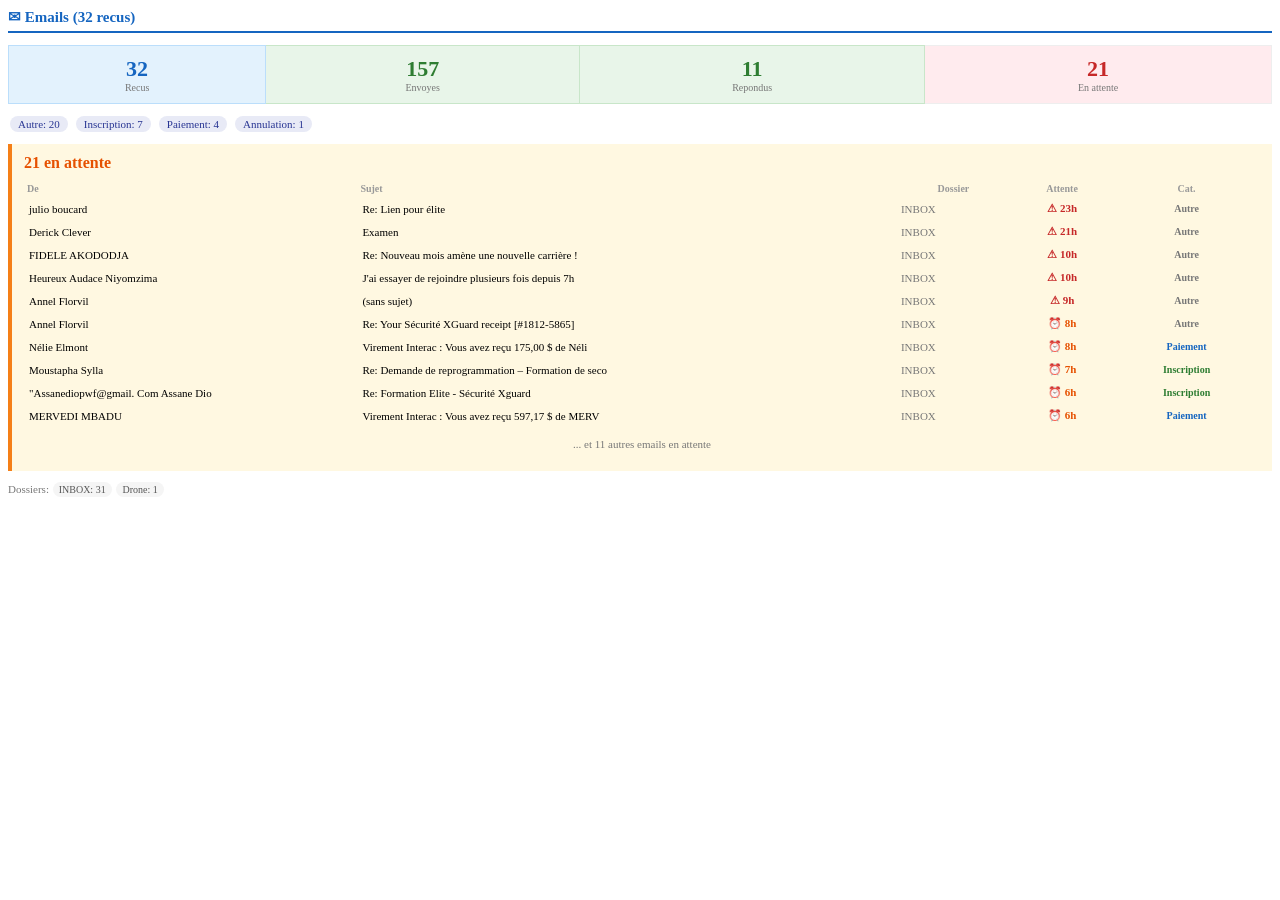
<file: crons/email_section_test.html>
<html><body>
<!-- EMAIL SECTION -->
<h2 style="color:#1565C0;border-bottom:2px solid #1565C0;padding-bottom:5px;font-size:15px;">&#9993; Emails (32 recus)</h2>

<!-- KPI row -->
<table style="width:100%;border-collapse:collapse;margin:0 0 10px;">
  <tr>
    <td style="padding:10px;text-align:center;background:#E3F2FD;border:1px solid #BBDEFB;">
      <div style="font-size:22px;font-weight:bold;color:#1565C0;">32</div>
      <div style="font-size:10px;color:#777;">Recus</div>
    </td>
    <td style="padding:10px;text-align:center;background:#E8F5E9;border:1px solid #C8E6C9;">
      <div style="font-size:22px;font-weight:bold;color:#2E7D32;">157</div>
      <div style="font-size:10px;color:#777;">Envoyes</div>
    </td>
    <td style="padding:10px;text-align:center;background:#E8F5E9;border:1px solid #C8E6C9;">
      <div style="font-size:22px;font-weight:bold;color:#2E7D32;">11</div>
      <div style="font-size:10px;color:#777;">Repondus</div>
    </td>
    <td style="padding:10px;text-align:center;background:#FFEBEE;border:1px solid #eee;">
      <div style="font-size:22px;font-weight:bold;color:#C62828;">21</div>
      <div style="font-size:10px;color:#777;">En attente</div>
    </td>
  </tr>
</table>

<!-- Categories -->
<div style="margin:5px 0 10px;"><span style="display:inline-block;background:#E8EAF6;color:#283593;padding:2px 8px;border-radius:10px;font-size:11px;margin:2px;">Autre: 20</span> <span style="display:inline-block;background:#E8EAF6;color:#283593;padding:2px 8px;border-radius:10px;font-size:11px;margin:2px;">Inscription: 7</span> <span style="display:inline-block;background:#E8EAF6;color:#283593;padding:2px 8px;border-radius:10px;font-size:11px;margin:2px;">Paiement: 4</span> <span style="display:inline-block;background:#E8EAF6;color:#283593;padding:2px 8px;border-radius:10px;font-size:11px;margin:2px;">Annulation: 1</span> </div>

<!-- Unanswered list -->
<div style="background:#FFF8E1;border-left:4px solid #F57F17;padding:10px 12px;margin:0 0 10px;">
<strong style="color:#E65100;">21 en attente</strong>
<table style="width:100%;border-collapse:collapse;margin:8px 0 0;">
<tr style="color:#999;font-size:10px;"><th style="padding:3px;text-align:left;">De</th><th style="padding:3px;text-align:left;">Sujet</th><th style="padding:3px;">Dossier</th><th style="padding:3px;">Attente</th><th style="padding:3px;">Cat.</th></tr>

        <tr>
          <td style="padding:5px;font-size:11px;max-width:120px;overflow:hidden;text-overflow:ellipsis;">julio boucard <julioboucard@outlook</td>
          <td style="padding:5px;font-size:11px;max-width:200px;overflow:hidden;text-overflow:ellipsis;">Re: Lien pour élite</td>
          <td style="padding:5px;font-size:11px;color:#777;">INBOX</td>
          <td style="padding:5px;font-size:11px;text-align:center;color:#C62828;font-weight:bold;">&#9888; 23h</td>
          <td style="padding:5px;text-align:center;"><span style="color:#777;font-size:10px;font-weight:bold;">Autre</span></td>
        </tr>
        <tr>
          <td style="padding:5px;font-size:11px;max-width:120px;overflow:hidden;text-overflow:ellipsis;">Derick Clever <heritersalumu@gmail.</td>
          <td style="padding:5px;font-size:11px;max-width:200px;overflow:hidden;text-overflow:ellipsis;">Examen</td>
          <td style="padding:5px;font-size:11px;color:#777;">INBOX</td>
          <td style="padding:5px;font-size:11px;text-align:center;color:#C62828;font-weight:bold;">&#9888; 21h</td>
          <td style="padding:5px;text-align:center;"><span style="color:#777;font-size:10px;font-weight:bold;">Autre</span></td>
        </tr>
        <tr>
          <td style="padding:5px;font-size:11px;max-width:120px;overflow:hidden;text-overflow:ellipsis;">FIDELE AKODODJA <fidellah0031@gmail</td>
          <td style="padding:5px;font-size:11px;max-width:200px;overflow:hidden;text-overflow:ellipsis;">Re: Nouveau mois amène une nouvelle carrière !</td>
          <td style="padding:5px;font-size:11px;color:#777;">INBOX</td>
          <td style="padding:5px;font-size:11px;text-align:center;color:#C62828;font-weight:bold;">&#9888; 10h</td>
          <td style="padding:5px;text-align:center;"><span style="color:#777;font-size:10px;font-weight:bold;">Autre</span></td>
        </tr>
        <tr>
          <td style="padding:5px;font-size:11px;max-width:120px;overflow:hidden;text-overflow:ellipsis;">Heureux Audace Niyomzima <audace.ha</td>
          <td style="padding:5px;font-size:11px;max-width:200px;overflow:hidden;text-overflow:ellipsis;">J'ai essayer de rejoindre plusieurs fois depuis 7h</td>
          <td style="padding:5px;font-size:11px;color:#777;">INBOX</td>
          <td style="padding:5px;font-size:11px;text-align:center;color:#C62828;font-weight:bold;">&#9888; 10h</td>
          <td style="padding:5px;text-align:center;"><span style="color:#777;font-size:10px;font-weight:bold;">Autre</span></td>
        </tr>
        <tr>
          <td style="padding:5px;font-size:11px;max-width:120px;overflow:hidden;text-overflow:ellipsis;">Annel Florvil <florvilannel889@gmai</td>
          <td style="padding:5px;font-size:11px;max-width:200px;overflow:hidden;text-overflow:ellipsis;">(sans sujet)</td>
          <td style="padding:5px;font-size:11px;color:#777;">INBOX</td>
          <td style="padding:5px;font-size:11px;text-align:center;color:#C62828;font-weight:bold;">&#9888; 9h</td>
          <td style="padding:5px;text-align:center;"><span style="color:#777;font-size:10px;font-weight:bold;">Autre</span></td>
        </tr>
        <tr>
          <td style="padding:5px;font-size:11px;max-width:120px;overflow:hidden;text-overflow:ellipsis;">Annel Florvil <florvilannel889@gmai</td>
          <td style="padding:5px;font-size:11px;max-width:200px;overflow:hidden;text-overflow:ellipsis;">Re: Your Sécurité XGuard receipt [#1812-5865]</td>
          <td style="padding:5px;font-size:11px;color:#777;">INBOX</td>
          <td style="padding:5px;font-size:11px;text-align:center;color:#E65100;font-weight:bold;">&#9200; 8h</td>
          <td style="padding:5px;text-align:center;"><span style="color:#777;font-size:10px;font-weight:bold;">Autre</span></td>
        </tr>
        <tr>
          <td style="padding:5px;font-size:11px;max-width:120px;overflow:hidden;text-overflow:ellipsis;">Nélie Elmont  <notify@payments.inte</td>
          <td style="padding:5px;font-size:11px;max-width:200px;overflow:hidden;text-overflow:ellipsis;">Virement Interac : Vous avez reçu 175,00 $ de Néli</td>
          <td style="padding:5px;font-size:11px;color:#777;">INBOX</td>
          <td style="padding:5px;font-size:11px;text-align:center;color:#E65100;font-weight:bold;">&#9200; 8h</td>
          <td style="padding:5px;text-align:center;"><span style="color:#1565C0;font-size:10px;font-weight:bold;">Paiement</span></td>
        </tr>
        <tr>
          <td style="padding:5px;font-size:11px;max-width:120px;overflow:hidden;text-overflow:ellipsis;">Moustapha Sylla <moustaphasylla3103</td>
          <td style="padding:5px;font-size:11px;max-width:200px;overflow:hidden;text-overflow:ellipsis;">Re: Demande de reprogrammation – Formation de seco</td>
          <td style="padding:5px;font-size:11px;color:#777;">INBOX</td>
          <td style="padding:5px;font-size:11px;text-align:center;color:#E65100;font-weight:bold;">&#9200; 7h</td>
          <td style="padding:5px;text-align:center;"><span style="color:#2E7D32;font-size:10px;font-weight:bold;">Inscription</span></td>
        </tr>
        <tr>
          <td style="padding:5px;font-size:11px;max-width:120px;overflow:hidden;text-overflow:ellipsis;">"Assanediopwf@gmail. Com Assane Dio</td>
          <td style="padding:5px;font-size:11px;max-width:200px;overflow:hidden;text-overflow:ellipsis;">Re: Formation Elite - Sécurité Xguard</td>
          <td style="padding:5px;font-size:11px;color:#777;">INBOX</td>
          <td style="padding:5px;font-size:11px;text-align:center;color:#E65100;font-weight:bold;">&#9200; 6h</td>
          <td style="padding:5px;text-align:center;"><span style="color:#2E7D32;font-size:10px;font-weight:bold;">Inscription</span></td>
        </tr>
        <tr>
          <td style="padding:5px;font-size:11px;max-width:120px;overflow:hidden;text-overflow:ellipsis;">MERVEDI MBADU <notify@payments.inte</td>
          <td style="padding:5px;font-size:11px;max-width:200px;overflow:hidden;text-overflow:ellipsis;">Virement Interac : Vous avez reçu 597,17 $ de MERV</td>
          <td style="padding:5px;font-size:11px;color:#777;">INBOX</td>
          <td style="padding:5px;font-size:11px;text-align:center;color:#E65100;font-weight:bold;">&#9200; 6h</td>
          <td style="padding:5px;text-align:center;"><span style="color:#1565C0;font-size:10px;font-weight:bold;">Paiement</span></td>
        </tr>
</table>
<p style="font-size:11px;color:#777;text-align:center;">... et 11 autres emails en attente</p>
</div>

<!-- Folders -->
<div style="margin:0 0 15px;font-size:11px;color:#777;">Dossiers: <span style="display:inline-block;background:#f5f5f5;color:#555;padding:2px 6px;border-radius:8px;font-size:10px;margin:1px;">INBOX: 31</span> <span style="display:inline-block;background:#f5f5f5;color:#555;padding:2px 6px;border-radius:8px;font-size:10px;margin:1px;">Drone: 1</span> </div>
</body></html>
</file>
